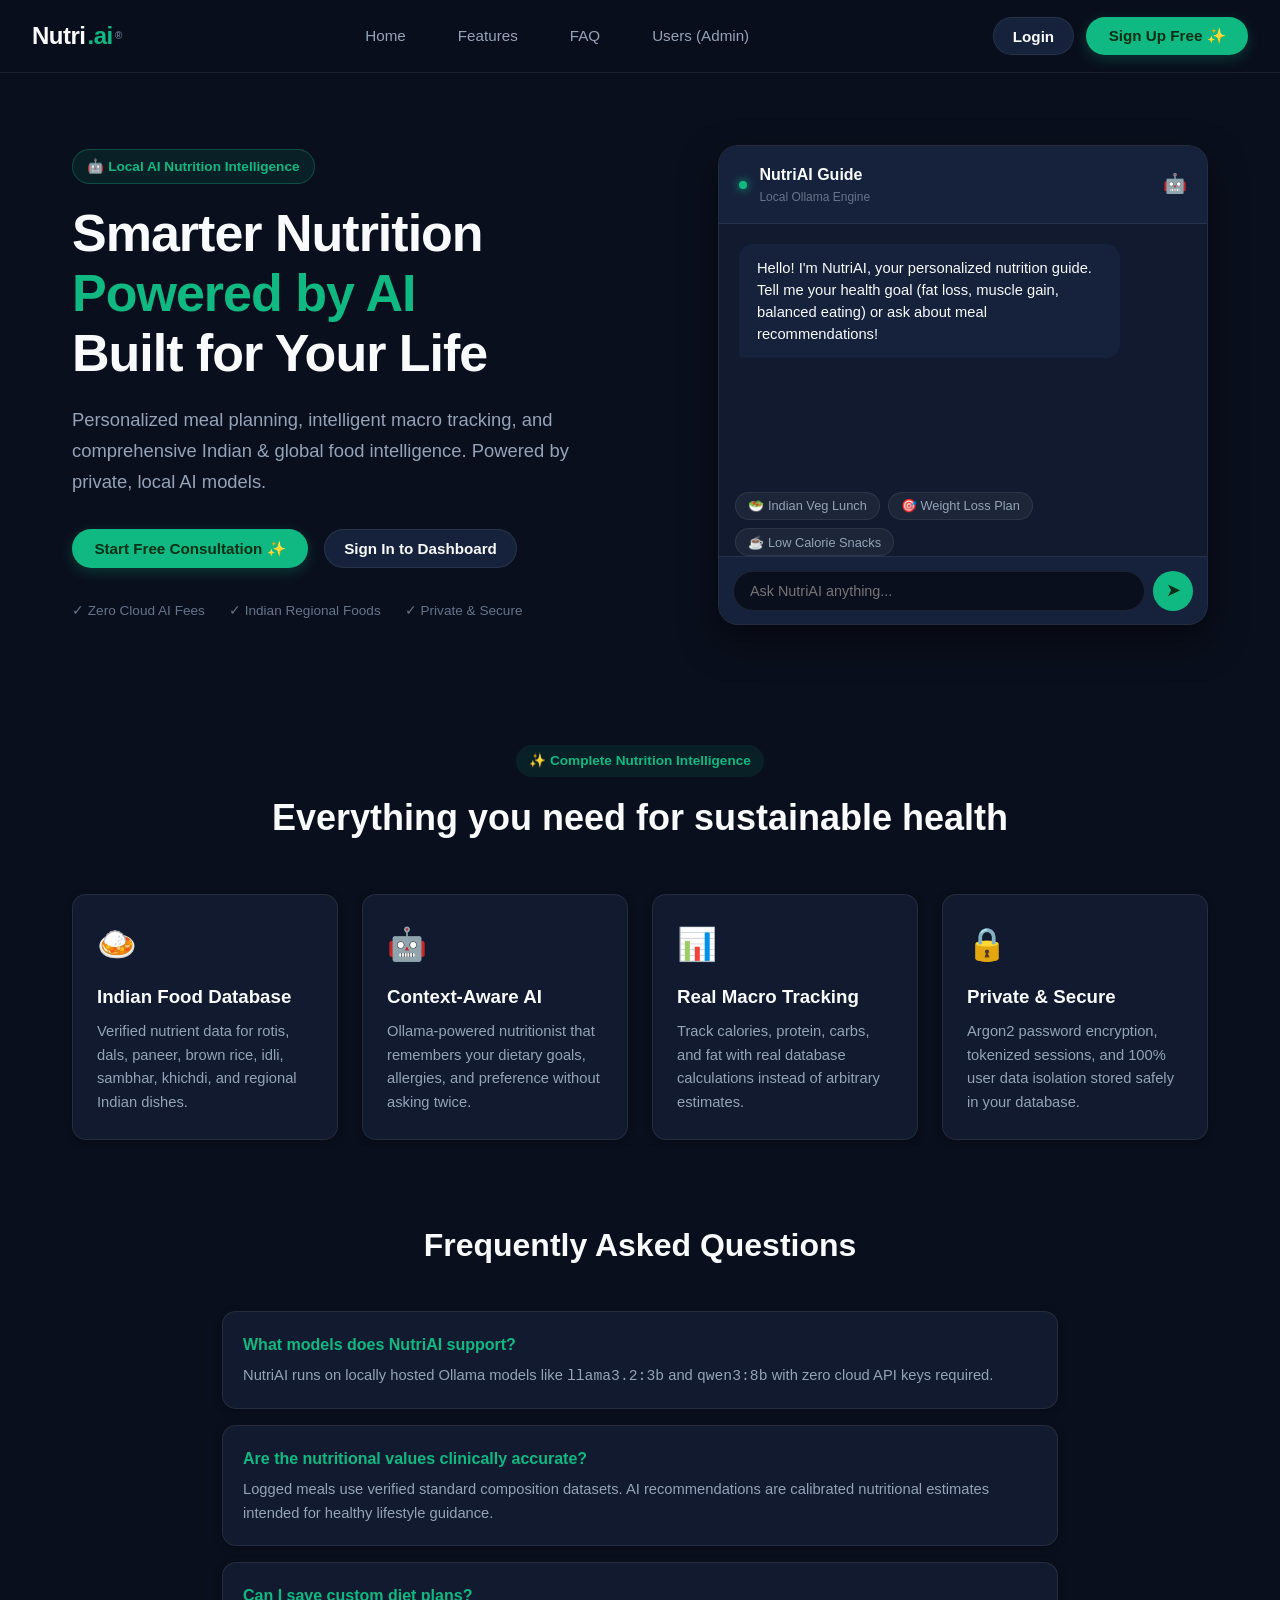
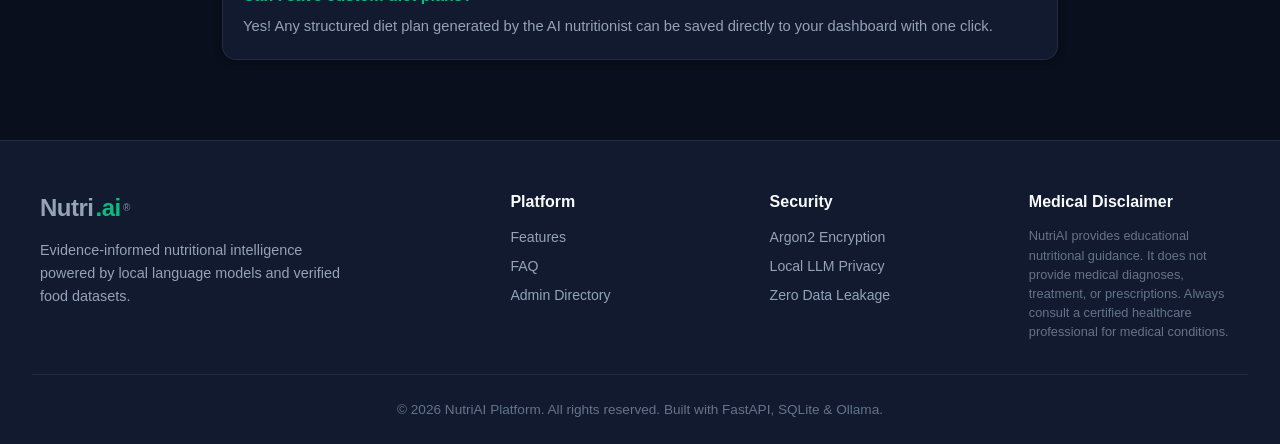
<file: index.html>
<!DOCTYPE html>
<html lang="en">
<head>
  <meta charset="UTF-8" />
  <meta name="viewport" content="width=device-width, initial-scale=1.0" />
  <title>NutriAI — Nutrition Intelligence Platform</title>
  <link rel="stylesheet" href="style.css" />
</head>
<body>

  <!-- ======================================================================
       HEADER / NAVBAR
       ====================================================================== -->
  <header class="navbar">
    <div class="logo">
      Nutri<span>.ai</span><sup>®</sup>
    </div>

    <nav class="nav-links" id="navLinks">
      <a href="#heroLanding" class="nav-item">Home</a>
      <a href="#features" class="nav-item">Features</a>
      <a href="#faq" class="nav-item">FAQ</a>
      <a href="users.html" class="nav-item" title="Admin directory">Users (Admin)</a>
    </nav>

    <div class="nav-actions">
      <!-- Guest Navigation Actions -->
      <div id="guestNavActions" style="display: flex; gap: 0.75rem;">
        <button class="btn-secondary" onclick="openAuth('login')">Login</button>
        <button class="btn-primary" onclick="openAuth('signup')">Sign Up Free ✨</button>
      </div>

      <!-- Authenticated Navigation Actions -->
      <div id="authNavActions" style="display: none; align-items: center; gap: 1rem;">
        <div class="user-badge">
          <div class="user-avatar">👤</div>
          <span>Hi, <strong id="navUserName">User</strong></span>
        </div>
        <button class="btn-secondary" onclick="handleLogout()">Logout</button>
      </div>

      <button class="menu-toggle" onclick="toggleMobileMenu()" aria-label="Toggle Navigation">☰</button>
    </div>
  </header>

  <!-- ======================================================================
       HERO & LANDING SECTION (Visible when logged out)
       ====================================================================== -->
  <main>
    <section class="hero" id="heroLanding">
      <div class="hero-left">
        <div class="tag">🤖 Local AI Nutrition Intelligence</div>
        <h1>
          Smarter Nutrition <br />
          <span>Powered by AI</span> <br />
          Built for Your Life
        </h1>
        <p class="desc">
          Personalized meal planning, intelligent macro tracking, and comprehensive Indian & global food intelligence. Powered by private, local AI models.
        </p>

        <div class="hero-buttons">
          <button class="btn-primary" onclick="openAuth('signup')">Start Free Consultation ✨</button>
          <button class="btn-secondary" onclick="openAuth('login')">Sign In to Dashboard</button>
        </div>

        <div class="hero-perks">
          <div class="hero-perk-item">✓ Zero Cloud AI Fees</div>
          <div class="hero-perk-item">✓ Indian Regional Foods</div>
          <div class="hero-perk-item">✓ Private & Secure</div>
        </div>
      </div>

      <!-- Hero Right: Interactive AI Assistant Preview -->
      <div class="hero-right">
        <div class="chat-preview-card">
          <div class="card-header-bar">
            <div class="bot-info">
              <span class="status-dot"></span>
              <div>
                <strong>NutriAI Guide</strong>
                <small style="display: block; color: var(--text-dim); font-size: 0.75rem;">Local Ollama Engine</small>
              </div>
            </div>
            <span style="font-size: 1.2rem;">🤖</span>
          </div>

          <div class="preview-chat-body" id="heroChatBody">
            <div class="chat-bubble bot">
              Hello! I'm NutriAI, your personalized nutrition guide. Tell me your health goal (fat loss, muscle gain, balanced eating) or ask about meal recommendations!
            </div>
          </div>

          <div style="padding: 0 1rem;">
            <div class="quick-prompts">
              <button onclick="quickHeroReply('High protein Indian vegetarian lunch ideas')">🥗 Indian Veg Lunch</button>
              <button onclick="quickHeroReply('Weight loss plan for a 25 year old male, 78kg')">🎯 Weight Loss Plan</button>
              <button onclick="quickHeroReply('Healthy evening snacks under 200 calories')">☕ Low Calorie Snacks</button>
            </div>
          </div>

          <div class="card-input-bar">
            <input type="text" id="heroChatInput" placeholder="Ask NutriAI anything..." />
            <button class="send-circle-btn" onclick="sendHeroMessage()" title="Send Message">➤</button>
          </div>
        </div>
      </div>
    </section>

    <!-- Marketing / Features Section -->
    <section id="features" style="max-width: 1200px; margin: 3rem auto 5rem; padding: 0 2rem;">
      <div style="text-align: center; margin-bottom: 3rem;">
        <span class="tag" style="display: inline-block; padding: 0.3rem 0.8rem; background: rgba(16,185,129,0.1); color: var(--color-primary); border-radius: 999px; font-size: 0.85rem; font-weight: 600;">✨ Complete Nutrition Intelligence</span>
        <h2 style="font-size: 2.25rem; font-weight: 800; margin-top: 0.75rem;">Everything you need for sustainable health</h2>
      </div>

      <div style="display: grid; grid-template-columns: repeat(auto-fit, minmax(260px, 1fr)); gap: 1.5rem;">
        <div class="dash-card">
          <div style="font-size: 2rem; margin-bottom: 0.75rem;">🍛</div>
          <h3 style="margin-bottom: 0.5rem;">Indian Food Database</h3>
          <p style="color: var(--text-muted); font-size: 0.92rem;">Verified nutrient data for rotis, dals, paneer, brown rice, idli, sambhar, khichdi, and regional Indian dishes.</p>
        </div>

        <div class="dash-card">
          <div style="font-size: 2rem; margin-bottom: 0.75rem;">🤖</div>
          <h3 style="margin-bottom: 0.5rem;">Context-Aware AI</h3>
          <p style="color: var(--text-muted); font-size: 0.92rem;">Ollama-powered nutritionist that remembers your dietary goals, allergies, and preference without asking twice.</p>
        </div>

        <div class="dash-card">
          <div style="font-size: 2rem; margin-bottom: 0.75rem;">📊</div>
          <h3 style="margin-bottom: 0.5rem;">Real Macro Tracking</h3>
          <p style="color: var(--text-muted); font-size: 0.92rem;">Track calories, protein, carbs, and fat with real database calculations instead of arbitrary estimates.</p>
        </div>

        <div class="dash-card">
          <div style="font-size: 2rem; margin-bottom: 0.75rem;">🔒</div>
          <h3 style="margin-bottom: 0.5rem;">Private & Secure</h3>
          <p style="color: var(--text-muted); font-size: 0.92rem;">Argon2 password encryption, tokenized sessions, and 100% user data isolation stored safely in your database.</p>
        </div>
      </div>
    </section>

    <!-- FAQ Section -->
    <section id="faq" style="max-width: 900px; margin: 0 auto 5rem; padding: 0 2rem;">
      <div style="text-align: center; margin-bottom: 2.5rem;">
        <h2 style="font-size: 2rem; font-weight: 800;">Frequently Asked Questions</h2>
      </div>

      <div style="display: flex; flex-direction: column; gap: 1rem;">
        <div class="dash-card" style="padding: 1.25rem;">
          <h4 style="color: var(--color-primary); margin-bottom: 0.4rem;">What models does NutriAI support?</h4>
          <p style="color: var(--text-muted); font-size: 0.92rem;">NutriAI runs on locally hosted Ollama models like <code>llama3.2:3b</code> and <code>qwen3:8b</code> with zero cloud API keys required.</p>
        </div>
        <div class="dash-card" style="padding: 1.25rem;">
          <h4 style="color: var(--color-primary); margin-bottom: 0.4rem;">Are the nutritional values clinically accurate?</h4>
          <p style="color: var(--text-muted); font-size: 0.92rem;">Logged meals use verified standard composition datasets. AI recommendations are calibrated nutritional estimates intended for healthy lifestyle guidance.</p>
        </div>
        <div class="dash-card" style="padding: 1.25rem;">
          <h4 style="color: var(--color-primary); margin-bottom: 0.4rem;">Can I save custom diet plans?</h4>
          <p style="color: var(--text-muted); font-size: 0.92rem;">Yes! Any structured diet plan generated by the AI nutritionist can be saved directly to your dashboard with one click.</p>
        </div>
      </div>
    </section>

    <!-- ======================================================================
         AUTHENTICATED WORKSPACE (Visible when logged in)
         ====================================================================== -->
    <div id="appWorkspace" style="display: none;">

      <!-- Workspace Navigation Tabs -->
      <nav class="workspace-nav-tabs" role="tablist">
        <button class="tab-btn active" data-tab="dashboard" onclick="switchTab('dashboard')">📊 Dashboard</button>
        <button class="tab-btn" data-tab="chat" onclick="switchTab('chat')">🤖 AI Nutritionist</button>
        <button class="tab-btn" data-tab="meals" onclick="switchTab('meals')">🥗 Meals Tracker</button>
        <button class="tab-btn" data-tab="progress" onclick="switchTab('progress')">💧 Water & Weight</button>
        <button class="tab-btn" data-tab="profile" onclick="switchTab('profile')">⚙️ Profile & Targets</button>
      </nav>

      <!-- TAB 1: DASHBOARD -->
      <section class="tab-content active" id="tab-dashboard">
        <div class="dashboard-summary-grid">
          <div class="dash-card">
            <div class="dash-card-header">
              <span class="dash-card-title">🔥 Daily Calories</span>
              <span class="dash-card-icon">⚡</span>
            </div>
            <div class="dash-card-value" id="dashCalories">0</div>
            <div class="dash-card-sub" id="dashCalorieTarget">Target: 2,000 kcal</div>
            <div class="progress-track">
              <div class="progress-fill" id="dashCalorieBar" style="width: 0%;"></div>
            </div>
          </div>

          <div class="dash-card">
            <div class="dash-card-header">
              <span class="dash-card-title">💧 Water Intake</span>
              <span class="dash-card-icon">🌊</span>
            </div>
            <div class="dash-card-value" id="dashWater">0 / 10</div>
            <div class="dash-card-sub" id="dashWaterSub">0 ml of 2500 ml target</div>
            <div class="progress-track">
              <div class="progress-fill water" id="dashWaterBar" style="width: 0%;"></div>
            </div>
          </div>

          <div class="dash-card">
            <div class="dash-card-header">
              <span class="dash-card-title">🎯 Active Goal</span>
              <span class="dash-card-icon">🏆</span>
            </div>
            <div class="dash-card-value" id="dashGoal" style="font-size: 1.75rem;">Healthy Lifestyle</div>
            <div class="dash-card-sub">Stay consistent with daily balanced meals</div>
            <button class="btn-secondary" style="padding: 0.35rem 0.8rem; font-size: 0.8rem; align-self: flex-start;" onclick="switchTab('profile')">Edit Goal</button>
          </div>

          <div class="dash-card">
            <div class="dash-card-header">
              <span class="dash-card-title">🥩 Macronutrients</span>
              <span class="dash-card-icon">🥑</span>
            </div>
            <div class="macros-bar">
              <div class="macro-pill"><span class="macro-dot p"></span> Protein: <strong id="macroProtein">0g</strong></div>
              <div class="macro-pill"><span class="macro-dot c"></span> Carbs: <strong id="macroCarbs">0g</strong></div>
              <div class="macro-pill"><span class="macro-dot f"></span> Fat: <strong id="macroFat">0g</strong></div>
            </div>
            <div class="dash-card-sub" style="margin-top: 1rem;">Calculated from logged foods</div>
          </div>
        </div>

        <div class="dashboard-split-view">
          <div class="dash-card">
            <div class="dash-card-header">
              <span class="dash-card-title">🥗 Logged Meals Summary</span>
              <button class="btn-primary" style="padding: 0.4rem 0.9rem; font-size: 0.85rem;" onclick="switchTab('meals')">+ Log a Meal</button>
            </div>
            <p style="color: var(--text-muted); font-size: 0.92rem; margin-bottom: 1rem;">View and manage your breakfast, lunch, dinner, and snack entries in the Meals Tracker tab.</p>
            <button class="btn-secondary" onclick="switchTab('meals')">Open Full Meals Tracker →</button>
          </div>

          <div class="dash-card" id="dashPlanCard">
            <!-- Populated dynamically with saved plan -->
          </div>
        </div>
      </section>

      <!-- TAB 2: AI NUTRITIONIST CHAT -->
      <section class="tab-content" id="tab-chat">
        <div class="chat-workspace-layout">
          <!-- Left Sidebar -->
          <aside class="chat-sidebar">
            <div>
              <button class="new-chat-action-btn" onclick="handleNewConversation()">+ New Consultation</button>
              <div class="conv-list-header">Your Consultations</div>
              <div class="conv-list" id="conversationsList"></div>
            </div>
            <div style="font-size: 0.8rem; color: var(--text-dim); text-align: center; border-top: 1px solid var(--border-subtle); padding-top: 0.75rem;">
              Local Ollama Nutrition Agent
            </div>
          </aside>

          <!-- Center Chat Area -->
          <div class="chat-main-area">
            <div class="chat-top-header">
              <div style="display: flex; align-items: center; gap: 0.5rem;">
                <span class="status-dot"></span>
                <strong>AI Nutritionist & Diet Guide</strong>
              </div>
              <small style="color: var(--text-dim);">Evidence-based nutritional suggestions</small>
            </div>

            <div class="chat-messages-container" id="chatMessages">
              <div class="empty-state">
                <div class="empty-state-icon">🤖</div>
                <h3>Your AI Nutritionist is Ready</h3>
                <p>Start a new consultation to get personalized meal plans and nutrition answers.</p>
              </div>
            </div>

            <div class="chat-bottom-input-bar">
              <input type="text" id="chatInput" placeholder="Ask NutriAI about food, diet plans, protein, or recipes..." />
              <button class="send-circle-btn" onclick="handleSendMessage()" title="Send Message">➤</button>
            </div>
          </div>
        </div>
      </section>

      <!-- TAB 3: MEALS TRACKER -->
      <section class="tab-content" id="tab-meals">
        <div class="tracker-date-bar">
          <div class="date-controls">
            <label for="trackerDateInput" style="font-weight: 600; color: var(--text-muted);">Tracking Date:</label>
            <input type="date" id="trackerDateInput" onchange="handleTrackerDateChange(event)" />
          </div>
          <div style="font-size: 0.95rem; color: var(--text-muted);">
            Daily Total: <strong id="trackerTotalCalories" style="color: var(--color-primary); font-size: 1.1rem;">0</strong> / <span id="trackerCalorieTarget">2000</span> kcal
            (P: <span id="trackerProtein">0g</span> | C: <span id="trackerCarbs">0g</span> | F: <span id="trackerFat">0g</span>)
          </div>
        </div>

        <!-- Add Meal Card -->
        <div class="add-meal-card">
          <h3 style="margin-bottom: 1rem; font-size: 1.1rem;">+ Add Food Entry</h3>
          
          <div style="margin-bottom: 1rem;">
            <select id="foodSelect" onchange="handleFoodSelectionChange()" style="width: 100%; padding: 0.65rem; background: var(--bg-surface-elevated); border: 1px solid var(--border-subtle); color: var(--text-main); border-radius: var(--radius-sm);">
              <option value="">-- Choose from Verified Food Dataset (Optional) --</option>
            </select>
          </div>

          <form id="addMealForm">
            <div class="form-grid-row">
              <div class="form-group">
                <label>Food Item Name</label>
                <input type="text" id="mealFoodName" placeholder="e.g. Roti, Paneer, Dal" required />
              </div>

              <div class="form-group">
                <label>Meal Category</label>
                <select id="mealCategory" required>
                  <option value="breakfast">🥣 Breakfast</option>
                  <option value="lunch">🍛 Lunch</option>
                  <option value="snack">☕ Evening Snack</option>
                  <option value="dinner">🌙 Dinner</option>
                </select>
              </div>

              <div class="form-group">
                <label>Serving</label>
                <input type="number" id="mealServing" step="0.1" value="1.0" min="0.1" required />
              </div>

              <div class="form-group">
                <label>Calories (kcal)</label>
                <input type="number" id="mealCalories" step="1" placeholder="0" min="0" required />
              </div>

              <div class="form-group">
                <label>Protein (g)</label>
                <input type="number" id="mealProtein" step="0.1" placeholder="0" min="0" />
              </div>

              <input type="hidden" id="mealCarbs" value="0" />
              <input type="hidden" id="mealFat" value="0" />

              <button type="submit" class="btn-primary" style="height: 42px;">Add Food</button>
            </div>
          </form>
        </div>

        <!-- Meal Category Breakdown Grid -->
        <div class="meals-category-grid">
          <div class="meal-cat-box">
            <div class="meal-cat-header">
              <h4>🥣 Breakfast</h4>
            </div>
            <div id="breakfastMealsList"></div>
          </div>

          <div class="meal-cat-box">
            <div class="meal-cat-header">
              <h4>🍛 Lunch</h4>
            </div>
            <div id="lunchMealsList"></div>
          </div>

          <div class="meal-cat-box">
            <div class="meal-cat-header">
              <h4>☕ Evening Snack</h4>
            </div>
            <div id="snackMealsList"></div>
          </div>

          <div class="meal-cat-box">
            <div class="meal-cat-header">
              <h4>🌙 Dinner</h4>
            </div>
            <div id="dinnerMealsList"></div>
          </div>
        </div>
      </section>

      <!-- TAB 4: WATER & WEIGHT PROGRESS -->
      <section class="tab-content" id="tab-progress">
        <div class="tracker-columns">
          <!-- Water Tracking Column -->
          <div class="water-interactive-box">
            <div style="font-size: 3rem;">💧</div>
            <h3 style="margin-bottom: -0.5rem;">Daily Water Intake</h3>
            <div style="font-size: 2.75rem; font-weight: 800; color: var(--color-accent);" id="waterProgressDisplay">0 ml</div>
            <div style="color: var(--text-muted);" id="waterGlassesDisplay">0 of 10 glasses</div>

            <div class="progress-track" style="height: 12px; width: 80%;">
              <div class="progress-fill water" id="waterProgressBar" style="width: 0%;"></div>
            </div>

            <div class="water-quick-buttons">
              <button class="btn-secondary" onclick="handleAddWater(250)">+ 250ml (1 Glass)</button>
              <button class="btn-secondary" onclick="handleAddWater(500)">+ 500ml (Bottle)</button>
              <button class="btn-secondary" style="color: var(--color-danger);" onclick="handleResetWater()">Reset Today</button>
            </div>
          </div>

          <!-- Weight Tracking Column -->
          <div class="weight-chart-container">
            <h3 style="margin-bottom: 1rem;">⚖️ Weight Tracker & Progress Chart</h3>

            <form id="addWeightForm" style="display: flex; gap: 0.75rem; margin-bottom: 1.5rem; flex-wrap: wrap;">
              <input type="number" id="weightInput" step="0.1" placeholder="Weight in kg (e.g. 72.5)" style="flex: 1; padding: 0.6rem 0.9rem; background: var(--bg-surface-elevated); border: 1px solid var(--border-subtle); color: var(--text-main); border-radius: var(--radius-sm);" required />
              <input type="text" id="weightNotes" placeholder="Notes (optional)" style="flex: 1; padding: 0.6rem 0.9rem; background: var(--bg-surface-elevated); border: 1px solid var(--border-subtle); color: var(--text-main); border-radius: var(--radius-sm);" />
              <button type="submit" class="btn-primary">Log Weight</button>
            </form>

            <!-- SVG Line Chart -->
            <svg class="svg-chart" id="weightSvgChart"></svg>

            <!-- Historical Table -->
            <h4 style="margin: 1.5rem 0 0.75rem; font-size: 0.95rem;">Recent Weight Entries</h4>
            <div style="max-height: 180px; overflow-y: auto;">
              <table style="width: 100%; border-collapse: collapse; font-size: 0.88rem;">
                <thead>
                  <tr style="text-align: left; color: var(--text-dim); border-bottom: 1px solid var(--border-subtle);">
                    <th style="padding: 0.5rem 0;">Date</th>
                    <th style="padding: 0.5rem 0;">Weight</th>
                    <th style="padding: 0.5rem 0;">Notes</th>
                  </tr>
                </thead>
                <tbody id="weightHistoryBody"></tbody>
              </table>
            </div>
          </div>
        </div>
      </section>

      <!-- TAB 5: PROFILE & GOALS -->
      <section class="tab-content" id="tab-profile">
        <div class="dash-card" style="max-width: 700px; margin: 0 auto;">
          <h3 style="margin-bottom: 0.5rem;">⚙️ Your Profile & Nutritional Goals</h3>
          <p style="color: var(--text-muted); font-size: 0.92rem; margin-bottom: 1.5rem;">These parameters are directly injected into your AI nutritionist prompt and calibrate your dashboard targets.</p>

          <form id="profileForm" style="display: flex; flex-direction: column; gap: 1.25rem;">
            <div style="display: grid; grid-template-columns: 1fr 1fr; gap: 1rem;">
              <div class="form-group">
                <label>Age (years)</label>
                <input type="number" id="profAge" min="10" max="120" required />
              </div>
              <div class="form-group">
                <label>Gender</label>
                <select id="profGender">
                  <option value="male">Male</option>
                  <option value="female">Female</option>
                  <option value="other">Other</option>
                </select>
              </div>
            </div>

            <div style="display: grid; grid-template-columns: 1fr 1fr; gap: 1rem;">
              <div class="form-group">
                <label>Height (cm)</label>
                <input type="number" id="profHeight" step="0.5" required />
              </div>
              <div class="form-group">
                <label>Current Weight (kg)</label>
                <input type="number" id="profWeight" step="0.5" required />
              </div>
            </div>

            <div style="display: grid; grid-template-columns: 1fr 1fr; gap: 1rem;">
              <div class="form-group">
                <label>Activity Level</label>
                <select id="profActivity">
                  <option value="sedentary">Sedentary (Desk Job, Little Exercise)</option>
                  <option value="lightly_active">Lightly Active (1-3 workout days/wk)</option>
                  <option value="moderate">Moderately Active (3-5 workout days/wk)</option>
                  <option value="very_active">Very Active (6-7 intense workout days/wk)</option>
                </select>
              </div>
              <div class="form-group">
                <label>Primary Goal</label>
                <select id="profGoal">
                  <option value="fat_loss">Fat Loss</option>
                  <option value="muscle_gain">Muscle Gain / Hypertrophy</option>
                  <option value="healthy_lifestyle">Healthy Lifestyle Maintenance</option>
                  <option value="athletic_performance">Athletic Performance</option>
                </select>
              </div>
            </div>

            <div style="display: grid; grid-template-columns: 1fr 1fr; gap: 1rem;">
              <div class="form-group">
                <label>Dietary Preference</label>
                <select id="profDiet">
                  <option value="vegetarian">Indian Vegetarian</option>
                  <option value="eggetarian">Eggetarian</option>
                  <option value="non_vegetarian">Non-Vegetarian</option>
                  <option value="vegan">Vegan</option>
                  <option value="jain">Jain Vegetarian</option>
                </select>
              </div>
              <div class="form-group">
                <label>Allergies / Dislikes</label>
                <input type="text" id="profAllergies" placeholder="e.g. Peanuts, Dairy, Gluten" />
              </div>
            </div>

            <div style="display: grid; grid-template-columns: 1fr 1fr; gap: 1rem;">
              <div class="form-group">
                <label>Daily Calorie Target (kcal)</label>
                <input type="number" id="profCalories" step="50" min="800" max="6000" required />
              </div>
              <div class="form-group">
                <label>Daily Water Target (ml)</label>
                <input type="number" id="profWater" step="100" min="500" max="10000" required />
              </div>
            </div>

            <button type="submit" class="btn-primary" style="align-self: flex-start; margin-top: 0.5rem;">Save Changes</button>
          </form>
        </div>
      </section>

    </div>
  </main>

  <!-- ======================================================================
       AUTHENTICATION MODAL OVERLAY
       ====================================================================== -->
  <div class="auth-overlay" id="authOverlay">
    <div class="auth-card">
      <button class="auth-close-btn" onclick="closeAuth()" aria-label="Close Auth Modal">×</button>

      <div class="auth-tabs-toggle">
        <button class="auth-tab-btn active" id="loginTabBtn" onclick="showLogin()">Login</button>
        <button class="auth-tab-btn" id="signupTabBtn" onclick="showSignup()">Sign Up</button>
      </div>

      <div class="auth-error-banner" id="authErrorBanner"></div>

      <!-- Login Form -->
      <form class="auth-form" id="loginForm">
        <h2 style="font-size: 1.4rem;">Welcome Back</h2>
        <p style="color: var(--text-muted); font-size: 0.9rem;">Sign in to access your consultations and health dashboard.</p>
        
        <div class="form-group">
          <label for="loginEmail">Email Address</label>
          <input type="email" id="loginEmail" placeholder="you@example.com" required autocomplete="email" />
        </div>

        <div class="form-group">
          <label for="loginPassword">Password</label>
          <input type="password" id="loginPassword" placeholder="Your password" required autocomplete="current-password" />
        </div>

        <button type="submit" class="btn-primary" style="width: 100%; justify-content: center; margin-top: 0.5rem;">Login</button>
        <small style="color: var(--text-muted); text-align: center;">Don't have an account? <a href="javascript:void(0)" onclick="showSignup()" style="color: var(--color-primary); font-weight: 600;">Sign up</a></small>
      </form>

      <!-- Signup Form -->
      <form class="auth-form hidden" id="signupForm">
        <h2 style="font-size: 1.4rem;">Create Account</h2>
        <p style="color: var(--text-muted); font-size: 0.9rem;">Start your private AI nutrition journey with NutriAI.</p>

        <div class="form-group">
          <label for="signupName">Full Name</label>
          <input type="text" id="signupName" placeholder="Your Name" required autocomplete="name" />
        </div>

        <div class="form-group">
          <label for="signupEmail">Email Address</label>
          <input type="email" id="signupEmail" placeholder="you@example.com" required autocomplete="email" />
        </div>

        <div class="form-group">
          <label for="signupPassword">Create Password</label>
          <input type="password" id="signupPassword" placeholder="Minimum 8 characters (letters & numbers)" required autocomplete="new-password" />
        </div>

        <button type="submit" class="btn-primary" style="width: 100%; justify-content: center; margin-top: 0.5rem;">Create Account</button>
        <small style="color: var(--text-muted); text-align: center;">Already have an account? <a href="javascript:void(0)" onclick="showLogin()" style="color: var(--color-primary); font-weight: 600;">Login</a></small>
      </form>
    </div>
  </div>

  <!-- ======================================================================
       FOOTER
       ====================================================================== -->
  <footer class="footer">
    <div class="footer-inner">
      <div>
        <div class="logo" style="margin-bottom: 0.75rem;">Nutri<span>.ai</span><sup>®</sup></div>
        <p style="font-size: 0.9rem; line-height: 1.6; max-width: 320px;">
          Evidence-informed nutritional intelligence powered by local language models and verified food datasets.
        </p>
      </div>

      <div>
        <h4 style="color: var(--text-main); margin-bottom: 0.75rem;">Platform</h4>
        <div style="display: flex; flex-direction: column; gap: 0.4rem; font-size: 0.88rem;">
          <a href="#features">Features</a>
          <a href="#faq">FAQ</a>
          <a href="users.html">Admin Directory</a>
        </div>
      </div>

      <div>
        <h4 style="color: var(--text-main); margin-bottom: 0.75rem;">Security</h4>
        <div style="display: flex; flex-direction: column; gap: 0.4rem; font-size: 0.88rem;">
          <span>Argon2 Encryption</span>
          <span>Local LLM Privacy</span>
          <span>Zero Data Leakage</span>
        </div>
      </div>

      <div>
        <h4 style="color: var(--text-main); margin-bottom: 0.75rem;">Medical Disclaimer</h4>
        <p style="font-size: 0.8rem; line-height: 1.5; color: var(--text-dim);">
          NutriAI provides educational nutritional guidance. It does not provide medical diagnoses, treatment, or prescriptions. Always consult a certified healthcare professional for medical conditions.
        </p>
      </div>
    </div>

    <div class="footer-bottom">
      © 2026 NutriAI Platform. All rights reserved. Built with FastAPI, SQLite & Ollama.
    </div>
  </footer>

  <script src="script.js"></script>
</body>
</html>
</file>
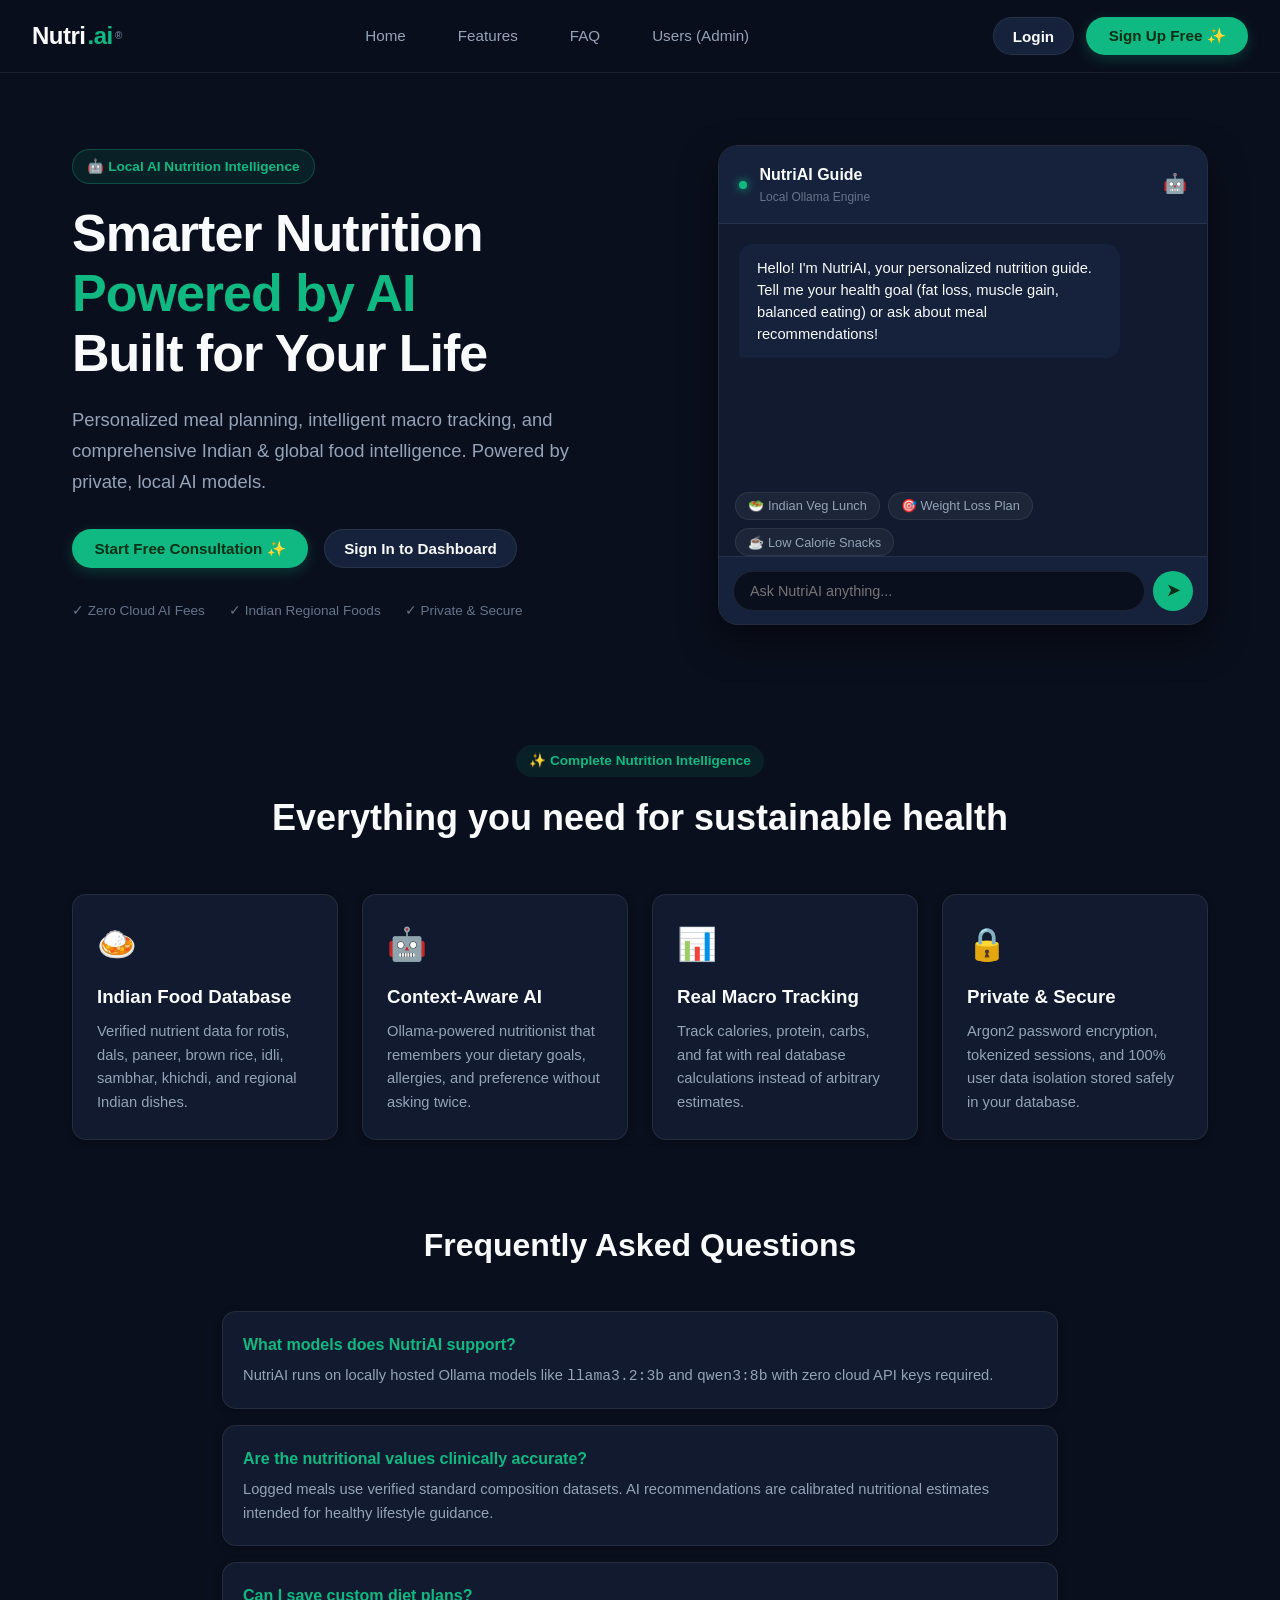
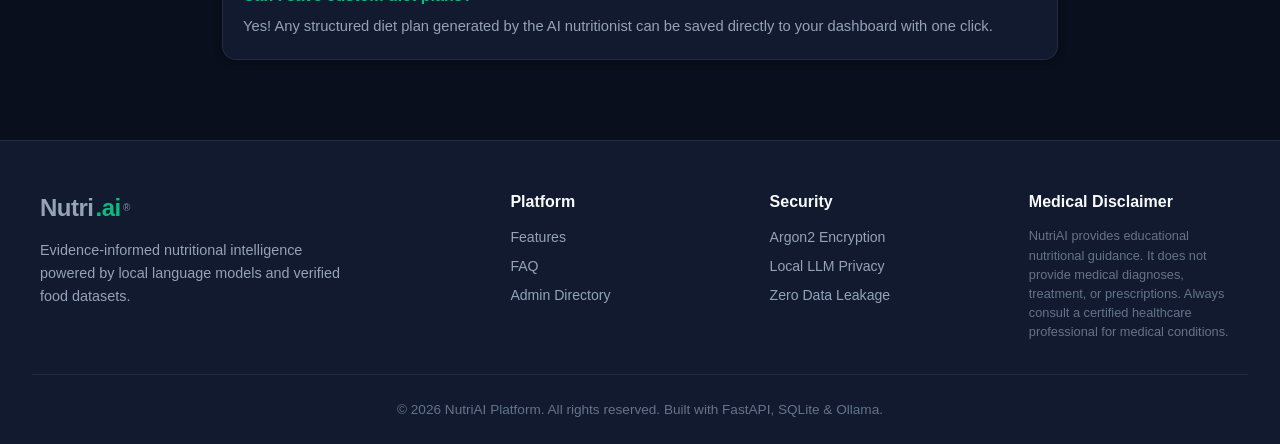
<file: chat.html>
<!DOCTYPE html>
<html lang="en">
<head>
  <meta charset="UTF-8" />
  <meta http-equiv="refresh" content="0; url=index.html#chat" />
  <title>NutriAI — AI Nutritionist</title>
</head>
<body style="background: #0a0f1d; color: white; display: flex; align-items: center; justify-content: center; height: 100vh; font-family: sans-serif;">
  <p>Loading NutriAI Assistant... <a href="index.html#chat" style="color: #10b981; font-weight: 600;">Click here if not redirected</a>.</p>
  <script>
    window.location.replace("index.html#chat");
  </script>
</body>
</html>
</file>
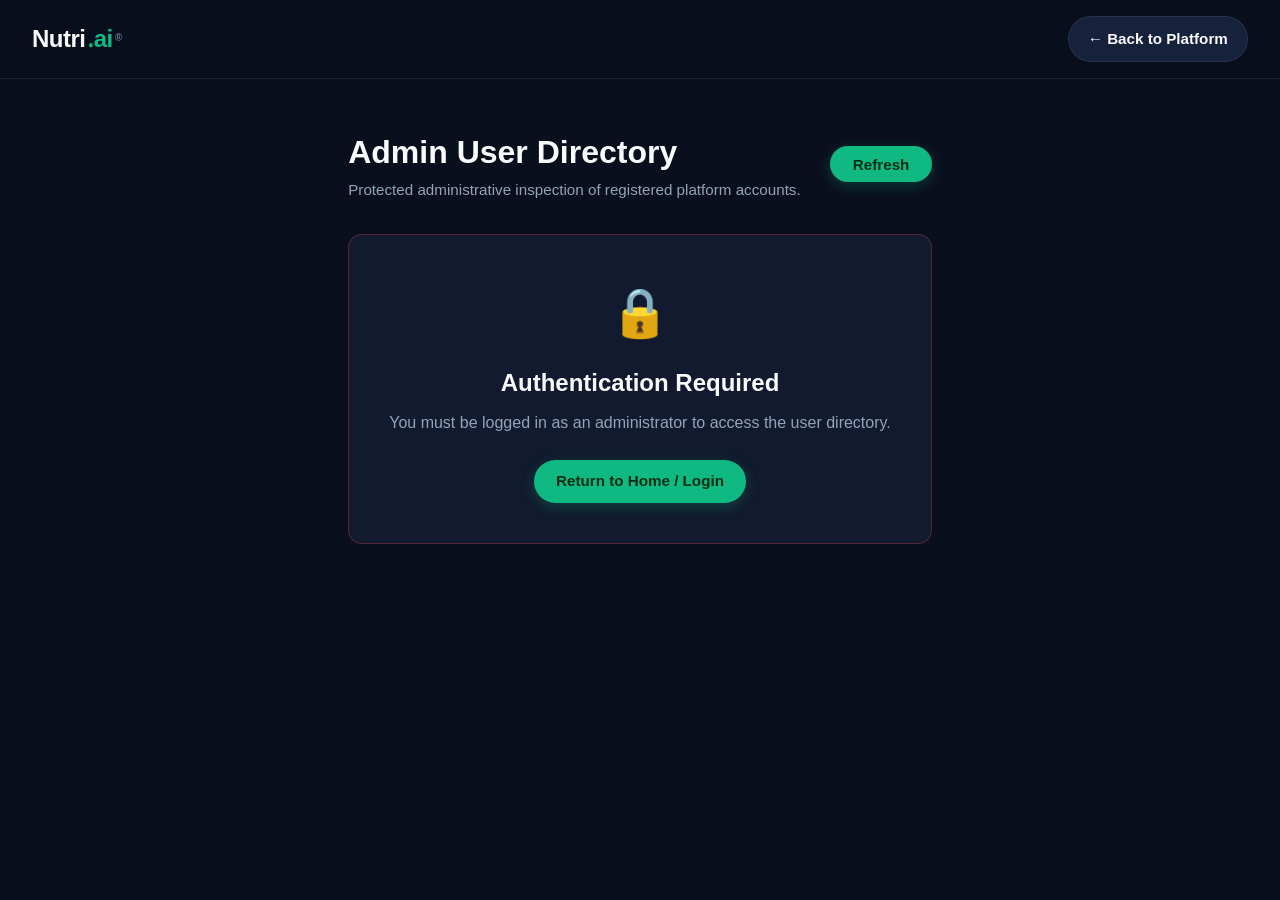
<file: users.html>
<!DOCTYPE html>
<html lang="en">
<head>
  <meta charset="UTF-8" />
  <meta name="viewport" content="width=device-width, initial-scale=1.0" />
  <title>NutriAI — User Management (Admin Only)</title>
  <link rel="stylesheet" href="style.css" />
  <style>
    .admin-container {
      max-width: 1000px;
      margin: 3rem auto;
      padding: 0 1.5rem;
    }
    .admin-header {
      display: flex;
      justify-content: space-between;
      align-items: center;
      margin-bottom: 2rem;
      flex-wrap: wrap;
      gap: 1rem;
    }
    .users-table {
      width: 100%;
      border-collapse: collapse;
      margin-top: 1.5rem;
      background: var(--bg-surface);
      border: 1px solid var(--border-subtle);
      border-radius: var(--radius-md);
      overflow: hidden;
    }
    .users-table th, .users-table td {
      padding: 1rem;
      border-bottom: 1px solid var(--border-subtle);
      text-align: left;
    }
    .users-table th {
      background: var(--bg-surface-elevated);
      color: var(--text-muted);
      font-weight: 700;
      font-size: 0.85rem;
      text-transform: uppercase;
      letter-spacing: 0.5px;
    }
    .users-table tbody tr:hover {
      background: rgba(255, 255, 255, 0.02);
    }
    .role-tag {
      display: inline-block;
      padding: 0.25rem 0.65rem;
      border-radius: var(--radius-full);
      font-size: 0.8rem;
      font-weight: 600;
      text-transform: uppercase;
    }
    .role-admin {
      background: rgba(16, 185, 129, 0.15);
      color: var(--color-primary);
      border: 1px solid rgba(16, 185, 129, 0.3);
    }
    .role-user {
      background: rgba(255, 255, 255, 0.05);
      color: var(--text-muted);
      border: 1px solid var(--border-subtle);
    }
    .error-card {
      background: var(--bg-surface);
      border: 1px solid rgba(239, 68, 68, 0.3);
      border-radius: var(--radius-md);
      padding: 2.5rem;
      text-align: center;
      margin-top: 2rem;
    }
  </style>
</head>
<body>

  <header class="navbar">
    <div class="logo">Nutri<span>.ai</span><sup>®</sup></div>
    <div class="nav-actions">
      <a href="index.html" class="btn-secondary">← Back to Platform</a>
    </div>
  </header>

  <main class="admin-container">
    <div class="admin-header">
      <div>
        <h1 style="font-size: 2rem; font-weight: 800;">Admin User Directory</h1>
        <p style="color: var(--text-muted); font-size: 0.95rem;">Protected administrative inspection of registered platform accounts.</p>
      </div>
      <button class="btn-primary" id="refreshBtn" onclick="loadAdminUsers()">Refresh</button>
    </div>

    <div id="statusContainer"></div>

    <div id="tableWrapper" style="display: none;">
      <table class="users-table" id="usersTable">
        <thead>
          <tr>
            <th>ID</th>
            <th>Full Name</th>
            <th>Email</th>
            <th>Role</th>
            <th>Created</th>
          </tr>
        </thead>
        <tbody id="usersTbody"></tbody>
      </table>
    </div>
  </main>

  <script>
    const API_BASE = window.location.origin;

    async function loadAdminUsers() {
      const statusContainer = document.getElementById("statusContainer");
      const tableWrapper = document.getElementById("tableWrapper");
      const tbody = document.getElementById("usersTbody");
      const token = localStorage.getItem("nutri_token");

      if (!token) {
        tableWrapper.style.display = "none";
        statusContainer.innerHTML = `
          <div class="error-card">
            <div style="font-size: 3rem; margin-bottom: 0.75rem;">🔒</div>
            <h2 style="margin-bottom: 0.5rem;">Authentication Required</h2>
            <p style="color: var(--text-muted); margin-bottom: 1.5rem;">You must be logged in as an administrator to access the user directory.</p>
            <a href="index.html" class="btn-primary">Return to Home / Login</a>
          </div>
        `;
        return;
      }

      statusContainer.innerHTML = '<p style="color: var(--text-muted);">Verifying administrative privileges...</p>';

      try {
        const res = await fetch(`${API_BASE}/api/admin/users`, {
          headers: {
            "Authorization": `Bearer ${token}`
          }
        });

        if (res.status === 403) {
          tableWrapper.style.display = "none";
          statusContainer.innerHTML = `
            <div class="error-card">
              <div style="font-size: 3rem; margin-bottom: 0.75rem;">⛔</div>
              <h2 style="margin-bottom: 0.5rem;">Access Denied (403 Forbidden)</h2>
              <p style="color: var(--text-muted); margin-bottom: 1.5rem;">Your account does not possess administrator privileges.</p>
              <a href="index.html" class="btn-secondary">Return to Home</a>
            </div>
          `;
          return;
        }

        if (!res.ok) {
          throw new Error(`Server returned HTTP ${res.status}`);
        }

        const data = await res.json();
        statusContainer.innerHTML = `<p style="color: var(--color-primary); font-size: 0.9rem;">✓ Verified admin session: ${data.total} registered account(s) loaded.</p>`;
        tableWrapper.style.display = "block";
        tbody.innerHTML = "";

        // Safe DOM rendering to prevent any HTML injection
        data.users.forEach(user => {
          const tr = document.createElement("tr");

          const tdId = document.createElement("td");
          tdId.textContent = user.id;

          const tdName = document.createElement("td");
          tdName.textContent = user.name || "N/A";
          tdName.style.fontWeight = "600";

          const tdEmail = document.createElement("td");
          tdEmail.textContent = user.email || "";

          const tdRole = document.createElement("td");
          const roleSpan = document.createElement("span");
          roleSpan.className = `role-tag ${user.role === "admin" ? "role-admin" : "role-user"}`;
          roleSpan.textContent = user.role || "user";
          tdRole.appendChild(roleSpan);

          const tdDate = document.createElement("td");
          tdDate.textContent = user.created_at ? user.created_at.slice(0, 10) : "-";
          tdDate.style.color = "var(--text-dim)";

          tr.appendChild(tdId);
          tr.appendChild(tdName);
          tr.appendChild(tdEmail);
          tr.appendChild(tdRole);
          tr.appendChild(tdDate);

          tbody.appendChild(tr);
        });

      } catch (err) {
        tableWrapper.style.display = "none";
        statusContainer.innerHTML = `
          <div class="error-card">
            <h3>Error Loading Users</h3>
            <p style="color: var(--text-muted); margin-top: 0.5rem;">${err.message}</p>
          </div>
        `;
      }
    }

    document.addEventListener("DOMContentLoaded", loadAdminUsers);
  </script>
</body>
</html>
</file>
<file: style.css>
/* ==========================================================================
   NutriAI Design System - Modern, Accessible & Cohesive
   ========================================================================== */

:root {
  --bg-main: #0a0f1d;
  --bg-surface: #111a2e;
  --bg-surface-elevated: #16223b;
  --bg-surface-hover: #1d2c4b;
  --border-subtle: rgba(255, 255, 255, 0.08);
  --border-focus: #10b981;

  --color-primary: #10b981;
  --color-primary-hover: #059669;
  --color-primary-glow: rgba(16, 185, 129, 0.25);
  --color-accent: #3b82f6;
  --color-accent-glow: rgba(59, 130, 246, 0.2);
  --color-danger: #ef4444;
  --color-warning: #f59e0b;

  --text-main: #f8fafc;
  --text-muted: #94a3b8;
  --text-dim: #64748b;

  --radius-sm: 8px;
  --radius-md: 14px;
  --radius-lg: 20px;
  --radius-full: 9999px;

  --shadow-sm: 0 2px 8px rgba(0, 0, 0, 0.3);
  --shadow-md: 0 8px 24px rgba(0, 0, 0, 0.4);
  --shadow-lg: 0 16px 36px rgba(0, 0, 0, 0.5);

  --font-family: -apple-system, BlinkMacSystemFont, "Segoe UI", Roboto, "Helvetica Neue", Arial, sans-serif;
  --transition: all 0.2s cubic-bezier(0.16, 1, 0.3, 1);
}

* {
  box-sizing: border-box;
  margin: 0;
  padding: 0;
}

body {
  font-family: var(--font-family);
  background-color: var(--bg-main);
  color: var(--text-main);
  line-height: 1.6;
  min-height: 100vh;
  display: flex;
  flex-direction: column;
  -webkit-font-smoothing: antialiased;
}

a {
  color: inherit;
  text-decoration: none;
}

button, input, select, textarea {
  font-family: inherit;
}

/* ==========================================================================
   Header & Navigation
   ========================================================================== */

.navbar {
  display: flex;
  align-items: center;
  justify-content: space-between;
  padding: 1rem 2rem;
  background: rgba(10, 15, 29, 0.85);
  backdrop-filter: blur(12px);
  border-bottom: 1px solid var(--border-subtle);
  position: sticky;
  top: 0;
  z-index: 100;
}

.logo {
  font-size: 1.5rem;
  font-weight: 800;
  letter-spacing: -0.5px;
  display: flex;
  align-items: center;
  gap: 2px;
}

.logo span {
  color: var(--color-primary);
}

.logo sup {
  font-size: 0.65rem;
  color: var(--text-dim);
}

.nav-links {
  display: flex;
  align-items: center;
  gap: 1.75rem;
}

.nav-links a, .nav-btn {
  color: var(--text-muted);
  font-size: 0.95rem;
  font-weight: 500;
  transition: var(--transition);
  cursor: pointer;
  background: none;
  border: none;
  padding: 0.5rem 0.75rem;
  border-radius: var(--radius-sm);
}

.nav-links a:hover, .nav-btn:hover, .nav-links a.active, .nav-btn.active {
  color: var(--text-main);
  background: var(--bg-surface);
}

.nav-actions {
  display: flex;
  align-items: center;
  gap: 1rem;
}

.btn-primary {
  background: var(--color-primary);
  color: #052e16;
  font-weight: 700;
  font-size: 0.95rem;
  padding: 0.6rem 1.4rem;
  border-radius: var(--radius-full);
  border: none;
  cursor: pointer;
  transition: var(--transition);
  box-shadow: 0 4px 14px var(--color-primary-glow);
  display: inline-flex;
  align-items: center;
  gap: 0.5rem;
}

.btn-primary:hover {
  background: var(--color-primary-hover);
  color: white;
  transform: translateY(-1px);
}

.btn-secondary {
  background: var(--bg-surface-elevated);
  color: var(--text-main);
  font-weight: 600;
  font-size: 0.95rem;
  padding: 0.6rem 1.2rem;
  border-radius: var(--radius-full);
  border: 1px solid var(--border-subtle);
  cursor: pointer;
  transition: var(--transition);
}

.btn-secondary:hover {
  background: var(--bg-surface-hover);
  border-color: var(--text-dim);
}

.user-badge {
  display: flex;
  align-items: center;
  gap: 0.6rem;
  padding: 0.4rem 0.8rem;
  background: var(--bg-surface);
  border: 1px solid var(--border-subtle);
  border-radius: var(--radius-full);
  font-size: 0.9rem;
}

.user-avatar {
  width: 28px;
  height: 28px;
  border-radius: 50%;
  background: var(--color-primary);
  color: #052e16;
  font-weight: 700;
  display: flex;
  align-items: center;
  justify-content: center;
  font-size: 0.85rem;
}

.menu-toggle {
  display: none;
  background: none;
  border: none;
  color: var(--text-main);
  font-size: 1.5rem;
  cursor: pointer;
}

/* ==========================================================================
   Hero Section (Landing View)
   ========================================================================== */

.hero {
  display: grid;
  grid-template-columns: 1.1fr 0.9fr;
  gap: 3rem;
  padding: 4.5rem 2rem;
  max-width: 1200px;
  margin: 0 auto;
  align-items: center;
}

.hero-left .tag {
  display: inline-flex;
  align-items: center;
  gap: 0.5rem;
  padding: 0.35rem 0.9rem;
  background: rgba(16, 185, 129, 0.1);
  color: var(--color-primary);
  border: 1px solid rgba(16, 185, 129, 0.3);
  border-radius: var(--radius-full);
  font-size: 0.85rem;
  font-weight: 600;
  margin-bottom: 1.25rem;
}

.hero-left h1 {
  font-size: 3.25rem;
  font-weight: 900;
  line-height: 1.15;
  letter-spacing: -1px;
  margin-bottom: 1.25rem;
}

.hero-left h1 span {
  color: var(--color-primary);
}

.hero-left .desc {
  font-size: 1.15rem;
  color: var(--text-muted);
  line-height: 1.7;
  margin-bottom: 2rem;
  max-width: 540px;
}

.hero-buttons {
  display: flex;
  gap: 1rem;
  margin-bottom: 2rem;
}

.hero-perks {
  display: flex;
  gap: 1.5rem;
  color: var(--text-dim);
  font-size: 0.85rem;
}

.hero-perk-item {
  display: flex;
  align-items: center;
  gap: 0.4rem;
}

/* Hero Right Chat Preview Card */
.chat-preview-card {
  background: var(--bg-surface);
  border: 1px solid var(--border-subtle);
  border-radius: var(--radius-lg);
  box-shadow: var(--shadow-lg);
  overflow: hidden;
  display: flex;
  flex-direction: column;
  height: 480px;
}

.card-header-bar {
  display: flex;
  align-items: center;
  justify-content: space-between;
  padding: 1rem 1.25rem;
  background: var(--bg-surface-elevated);
  border-bottom: 1px solid var(--border-subtle);
}

.bot-info {
  display: flex;
  align-items: center;
  gap: 0.75rem;
}

.status-dot {
  width: 8px;
  height: 8px;
  border-radius: 50%;
  background: var(--color-primary);
  box-shadow: 0 0 8px var(--color-primary);
}

.preview-chat-body {
  flex: 1;
  padding: 1.25rem;
  overflow-y: auto;
  display: flex;
  flex-direction: column;
  gap: 0.9rem;
}

.chat-bubble {
  max-width: 85%;
  padding: 0.8rem 1.1rem;
  border-radius: var(--radius-md);
  font-size: 0.92rem;
  line-height: 1.5;
  word-break: break-word;
}

.chat-bubble.bot {
  background: var(--bg-surface-elevated);
  color: var(--text-main);
  align-self: flex-start;
  border-bottom-left-radius: 4px;
}

.chat-bubble.user {
  background: var(--color-primary);
  color: #052e16;
  font-weight: 500;
  align-self: flex-end;
  border-bottom-right-radius: 4px;
}

.quick-prompts {
  display: flex;
  gap: 0.5rem;
  flex-wrap: wrap;
  margin-top: 0.5rem;
}

.quick-prompts button {
  background: rgba(255, 255, 255, 0.05);
  border: 1px solid var(--border-subtle);
  color: var(--text-muted);
  padding: 0.35rem 0.75rem;
  border-radius: var(--radius-full);
  font-size: 0.8rem;
  cursor: pointer;
  transition: var(--transition);
}

.quick-prompts button:hover {
  background: rgba(16, 185, 129, 0.15);
  color: var(--color-primary);
  border-color: rgba(16, 185, 129, 0.4);
}

.card-input-bar {
  display: flex;
  padding: 0.85rem;
  background: var(--bg-surface-elevated);
  border-top: 1px solid var(--border-subtle);
  gap: 0.5rem;
}

.card-input-bar input {
  flex: 1;
  background: var(--bg-main);
  border: 1px solid var(--border-subtle);
  border-radius: var(--radius-full);
  color: var(--text-main);
  padding: 0.6rem 1rem;
  font-size: 0.9rem;
  outline: none;
}

.card-input-bar input:focus {
  border-color: var(--color-primary);
}

.send-circle-btn {
  width: 40px;
  height: 40px;
  border-radius: 50%;
  background: var(--color-primary);
  color: #052e16;
  border: none;
  cursor: pointer;
  display: flex;
  align-items: center;
  justify-content: center;
  font-size: 1.1rem;
  transition: var(--transition);
}

.send-circle-btn:hover {
  transform: scale(1.05);
  background: var(--color-primary-hover);
  color: white;
}

/* ==========================================================================
   Authenticated Workspace & Tabs
   ========================================================================== */

#appWorkspace {
  flex: 1;
  display: flex;
  flex-direction: column;
  max-width: 1400px;
  width: 100%;
  margin: 0 auto;
  padding: 1rem 1.5rem 1.5rem;
}

.workspace-nav-tabs {
  display: flex;
  gap: 0.5rem;
  background: var(--bg-surface);
  padding: 0.4rem;
  border-radius: var(--radius-full);
  border: 1px solid var(--border-subtle);
  margin-bottom: 1rem;
  overflow-x: auto;
}

.tab-btn {
  background: none;
  border: none;
  color: var(--text-muted);
  font-weight: 600;
  font-size: 0.92rem;
  padding: 0.65rem 1.4rem;
  border-radius: var(--radius-full);
  cursor: pointer;
  transition: var(--transition);
  display: inline-flex;
  align-items: center;
  gap: 0.5rem;
  white-space: nowrap;
}

.tab-btn:hover {
  color: var(--text-main);
  background: rgba(255, 255, 255, 0.04);
}

.tab-btn.active {
  background: var(--color-primary);
  color: #052e16;
  box-shadow: 0 2px 10px var(--color-primary-glow);
}

.tab-content {
  display: none;
}

.tab-content.active {
  display: block;
}

/* ==========================================================================
   Tab 1: Nutrition Dashboard
   ========================================================================== */

.dashboard-summary-grid {
  display: grid;
  grid-template-columns: repeat(auto-fit, minmax(260px, 1fr));
  gap: 1.5rem;
  margin-bottom: 2rem;
}

.dash-card {
  background: var(--bg-surface);
  border: 1px solid var(--border-subtle);
  border-radius: var(--radius-md);
  padding: 1.5rem;
  box-shadow: var(--shadow-sm);
  display: flex;
  flex-direction: column;
  justify-content: space-between;
}

.dash-card-header {
  display: flex;
  align-items: center;
  justify-content: space-between;
  margin-bottom: 0.75rem;
}

.dash-card-title {
  color: var(--text-muted);
  font-size: 0.9rem;
  font-weight: 600;
  text-transform: uppercase;
  letter-spacing: 0.5px;
}

.dash-card-icon {
  font-size: 1.3rem;
}

.dash-card-value {
  font-size: 2.25rem;
  font-weight: 800;
  line-height: 1.1;
  margin-bottom: 0.4rem;
}

.dash-card-sub {
  color: var(--text-dim);
  font-size: 0.85rem;
  margin-bottom: 0.75rem;
}

.progress-track {
  width: 100%;
  height: 8px;
  background: rgba(255, 255, 255, 0.08);
  border-radius: var(--radius-full);
  overflow: hidden;
}

.progress-fill {
  height: 100%;
  background: var(--color-primary);
  border-radius: var(--radius-full);
  transition: width 0.4s ease;
}

.progress-fill.water {
  background: var(--color-accent);
}

.macros-bar {
  display: flex;
  gap: 1rem;
  margin-top: 0.5rem;
  font-size: 0.85rem;
}

.macro-pill {
  display: flex;
  align-items: center;
  gap: 0.35rem;
}

.macro-dot {
  width: 8px;
  height: 8px;
  border-radius: 50%;
}

.macro-dot.p { background: #10b981; }
.macro-dot.c { background: #3b82f6; }
.macro-dot.f { background: #f59e0b; }

.dashboard-split-view {
  display: grid;
  grid-template-columns: 1.2fr 0.8fr;
  gap: 1.5rem;
}

/* ==========================================================================
   Tab 2: AI Nutritionist (ChatGPT / Claude Layout)
   ========================================================================== */

.chat-workspace-layout {
  display: grid;
  grid-template-columns: 280px 1fr;
  height: calc(100vh - 170px);
  min-height: 480px;
  max-height: 850px;
  background: var(--bg-surface);
  border: 1px solid var(--border-subtle);
  border-radius: var(--radius-lg);
  overflow: hidden;
  box-shadow: var(--shadow-lg);
}

.chat-sidebar {
  background: var(--bg-surface-elevated);
  border-right: 1px solid var(--border-subtle);
  padding: 1.25rem;
  display: flex;
  flex-direction: column;
  justify-content: space-between;
  height: 100%;
  min-height: 0;
  overflow: hidden;
}

.new-chat-action-btn {
  width: 100%;
  padding: 0.8rem;
  background: var(--color-primary);
  color: #052e16;
  font-weight: 700;
  font-size: 0.95rem;
  border: none;
  border-radius: var(--radius-md);
  cursor: pointer;
  display: flex;
  align-items: center;
  justify-content: center;
  gap: 0.5rem;
  transition: var(--transition);
  margin-bottom: 1.25rem;
}

.new-chat-action-btn:hover {
  background: var(--color-primary-hover);
  color: white;
}

.conv-list-header {
  font-size: 0.8rem;
  font-weight: 700;
  text-transform: uppercase;
  color: var(--text-dim);
  margin-bottom: 0.6rem;
  letter-spacing: 0.5px;
}

.conv-list {
  flex: 1;
  overflow-y: auto;
  display: flex;
  flex-direction: column;
  gap: 0.4rem;
  margin-bottom: 1rem;
}

.conv-item {
  display: flex;
  align-items: center;
  justify-content: space-between;
  padding: 0.65rem 0.85rem;
  border-radius: var(--radius-sm);
  background: transparent;
  color: var(--text-muted);
  font-size: 0.88rem;
  cursor: pointer;
  transition: var(--transition);
  border: 1px solid transparent;
}

.conv-item:hover {
  background: rgba(255, 255, 255, 0.04);
  color: var(--text-main);
}

.conv-item.active {
  background: rgba(16, 185, 129, 0.12);
  color: var(--color-primary);
  border-color: rgba(16, 185, 129, 0.25);
}

.conv-title {
  white-space: nowrap;
  overflow: hidden;
  text-overflow: ellipsis;
  flex: 1;
}

.conv-delete-btn {
  background: none;
  border: none;
  color: var(--text-dim);
  cursor: pointer;
  padding: 2px 6px;
  font-size: 0.85rem;
  opacity: 0.5;
  transition: var(--transition);
}

.conv-delete-btn:hover {
  color: var(--color-danger);
  opacity: 1;
}

.chat-main-area {
  display: flex;
  flex-direction: column;
  height: 100%;
  min-height: 0;
  overflow: hidden;
  position: relative;
}

.chat-top-header {
  flex-shrink: 0;
  padding: 0.85rem 1.5rem;
  border-bottom: 1px solid var(--border-subtle);
  background: var(--bg-surface);
  display: flex;
  align-items: center;
  justify-content: space-between;
}

.chat-messages-container {
  flex: 1 1 0%;
  min-height: 0;
  overflow-y: auto;
  overflow-x: hidden;
  padding: 1.25rem 1.5rem;
  display: flex;
  flex-direction: column;
  gap: 1.25rem;
  scroll-behavior: smooth;
}

.chat-message-row {
  display: flex;
  gap: 1rem;
  max-width: 88%;
}

.chat-message-row.user {
  align-self: flex-end;
  flex-direction: row-reverse;
}

.chat-message-row.assistant {
  align-self: flex-start;
}

.chat-avatar {
  width: 36px;
  height: 36px;
  border-radius: 50%;
  background: var(--bg-surface-elevated);
  border: 1px solid var(--border-subtle);
  display: flex;
  align-items: center;
  justify-content: center;
  font-size: 1.1rem;
  flex-shrink: 0;
}

.chat-bubble-content {
  padding: 1rem 1.25rem;
  border-radius: var(--radius-md);
  font-size: 0.95rem;
  line-height: 1.6;
  word-break: break-word;
}

.chat-message-row.user .chat-bubble-content {
  background: var(--color-primary);
  color: #052e16;
  font-weight: 500;
  border-bottom-right-radius: 4px;
}

.chat-message-row.assistant .chat-bubble-content {
  background: var(--bg-surface-elevated);
  border: 1px solid var(--border-subtle);
  color: var(--text-main);
  border-bottom-left-radius: 4px;
}

.diet-plan-card {
  background: #0f2038;
  border: 1px solid rgba(59, 130, 246, 0.3);
  border-radius: var(--radius-md);
  padding: 1.25rem;
  margin-top: 0.75rem;
}

.diet-plan-header {
  display: flex;
  align-items: center;
  justify-content: space-between;
  margin-bottom: 0.75rem;
  border-bottom: 1px solid rgba(255, 255, 255, 0.08);
  padding-bottom: 0.5rem;
}

.diet-plan-section-title {
  color: var(--color-primary);
  font-weight: 700;
  margin-top: 0.75rem;
  margin-bottom: 0.2rem;
  font-size: 0.95rem;
}

.save-plan-btn {
  background: rgba(16, 185, 129, 0.15);
  color: var(--color-primary);
  border: 1px solid rgba(16, 185, 129, 0.4);
  padding: 0.35rem 0.85rem;
  border-radius: var(--radius-full);
  font-size: 0.8rem;
  font-weight: 600;
  cursor: pointer;
  transition: var(--transition);
}

.save-plan-btn:hover {
  background: var(--color-primary);
  color: #052e16;
}

.badge-verified {
  display: inline-block;
  padding: 0.15rem 0.5rem;
  background: rgba(16, 185, 129, 0.15);
  color: #10b981;
  border: 1px solid rgba(16, 185, 129, 0.3);
  border-radius: var(--radius-full);
  font-size: 0.75rem;
  font-weight: 600;
  vertical-align: middle;
  margin: 0 0.2rem;
}

.badge-estimate {
  display: inline-block;
  padding: 0.15rem 0.5rem;
  background: rgba(245, 158, 11, 0.15);
  color: #f59e0b;
  border: 1px solid rgba(245, 158, 11, 0.3);
  border-radius: var(--radius-full);
  font-size: 0.75rem;
  font-weight: 600;
  vertical-align: middle;
  margin: 0 0.2rem;
}

.chat-loading-pulse {
  display: inline-flex;
  align-items: center;
  gap: 0.35rem;
}

.chat-loading-dot {
  width: 7px;
  height: 7px;
  background-color: var(--color-primary);
  border-radius: 50%;
  animation: pulseDot 1.4s infinite ease-in-out both;
}

.chat-loading-dot:nth-child(1) { animation-delay: -0.32s; }
.chat-loading-dot:nth-child(2) { animation-delay: -0.16s; }

@keyframes pulseDot {
  0%, 80%, 100% { transform: scale(0); opacity: 0.3; }
  40% { transform: scale(1); opacity: 1; }
}

.chat-bottom-input-bar {
  flex-shrink: 0;
  padding: 0.85rem 1.25rem;
  background: var(--bg-surface-elevated);
  border-top: 1px solid var(--border-subtle);
  display: flex;
  gap: 0.75rem;
  align-items: center;
  z-index: 10;
}

.chat-bottom-input-bar input {
  flex: 1;
  padding: 0.85rem 1.2rem;
  background: var(--bg-main);
  border: 1px solid var(--border-subtle);
  border-radius: var(--radius-full);
  color: var(--text-main);
  font-size: 0.95rem;
  outline: none;
}

.chat-bottom-input-bar input:focus {
  border-color: var(--color-primary);
  box-shadow: 0 0 0 3px var(--color-primary-glow);
}

/* ==========================================================================
   Tab 3: Meals & Food Tracker
   ========================================================================== */

.tracker-date-bar {
  display: flex;
  align-items: center;
  justify-content: space-between;
  margin-bottom: 1.5rem;
  flex-wrap: wrap;
  gap: 1rem;
}

.date-controls {
  display: flex;
  align-items: center;
  gap: 0.75rem;
}

.date-controls input[type="date"] {
  background: var(--bg-surface);
  border: 1px solid var(--border-subtle);
  color: var(--text-main);
  padding: 0.5rem 0.9rem;
  border-radius: var(--radius-sm);
  outline: none;
}

.add-meal-card {
  background: var(--bg-surface);
  border: 1px solid var(--border-subtle);
  border-radius: var(--radius-md);
  padding: 1.5rem;
  margin-bottom: 2rem;
}

.form-grid-row {
  display: grid;
  grid-template-columns: 2fr 1fr 1fr 1fr 1fr auto;
  gap: 0.75rem;
  align-items: end;
}

.form-group {
  display: flex;
  flex-direction: column;
  gap: 0.35rem;
}

.form-group label {
  font-size: 0.8rem;
  font-weight: 600;
  color: var(--text-muted);
}

.form-group input, .form-group select {
  background: var(--bg-surface-elevated);
  border: 1px solid var(--border-subtle);
  color: var(--text-main);
  padding: 0.65rem 0.9rem;
  border-radius: var(--radius-sm);
  outline: none;
  font-size: 0.9rem;
}

.form-group input:focus, .form-group select:focus {
  border-color: var(--color-primary);
}

.meals-category-grid {
  display: grid;
  grid-template-columns: repeat(auto-fit, minmax(320px, 1fr));
  gap: 1.5rem;
}

.meal-cat-box {
  background: var(--bg-surface);
  border: 1px solid var(--border-subtle);
  border-radius: var(--radius-md);
  padding: 1.25rem;
}

.meal-cat-header {
  display: flex;
  align-items: center;
  justify-content: space-between;
  margin-bottom: 1rem;
  padding-bottom: 0.5rem;
  border-bottom: 1px solid var(--border-subtle);
}

.meal-item-row {
  display: flex;
  align-items: center;
  justify-content: space-between;
  padding: 0.6rem 0;
  border-bottom: 1px solid rgba(255, 255, 255, 0.04);
  font-size: 0.9rem;
}

.meal-item-info strong {
  display: block;
}

.meal-item-info small {
  color: var(--text-muted);
}

.delete-icon-btn {
  background: none;
  border: none;
  color: var(--text-dim);
  cursor: pointer;
  padding: 4px;
  border-radius: 4px;
  transition: var(--transition);
}

.delete-icon-btn:hover {
  color: var(--color-danger);
}

/* ==========================================================================
   Tab 4: Water & Weight Tracking
   ========================================================================== */

.tracker-columns {
  display: grid;
  grid-template-columns: 1fr 1fr;
  gap: 2rem;
}

.water-interactive-box {
  display: flex;
  flex-direction: column;
  align-items: center;
  gap: 1.5rem;
  padding: 2rem;
  background: var(--bg-surface);
  border: 1px solid var(--border-subtle);
  border-radius: var(--radius-md);
  text-align: center;
}

.water-quick-buttons {
  display: flex;
  gap: 0.75rem;
}

.weight-chart-container {
  background: var(--bg-surface);
  border: 1px solid var(--border-subtle);
  border-radius: var(--radius-md);
  padding: 1.5rem;
}

.svg-chart {
  width: 100%;
  height: 220px;
  overflow: visible;
}

/* ==========================================================================
   Auth Modal & Overlays
   ========================================================================== */

.auth-overlay {
  position: fixed;
  inset: 0;
  background: rgba(0, 0, 0, 0.75);
  backdrop-filter: blur(8px);
  display: none;
  align-items: center;
  justify-content: center;
  z-index: 1000;
  padding: 1rem;
}

.auth-overlay.active {
  display: flex;
}

.auth-card {
  background: var(--bg-surface);
  border: 1px solid var(--border-subtle);
  border-radius: var(--radius-lg);
  width: 100%;
  max-width: 440px;
  padding: 2.25rem;
  box-shadow: var(--shadow-lg);
  position: relative;
}

.auth-close-btn {
  position: absolute;
  top: 1.25rem;
  right: 1.25rem;
  background: none;
  border: none;
  color: var(--text-dim);
  font-size: 1.5rem;
  cursor: pointer;
}

.auth-tabs-toggle {
  display: flex;
  background: var(--bg-surface-elevated);
  border-radius: var(--radius-full);
  padding: 0.3rem;
  margin-bottom: 1.5rem;
}

.auth-tab-btn {
  flex: 1;
  background: none;
  border: none;
  color: var(--text-muted);
  font-weight: 600;
  padding: 0.5rem;
  border-radius: var(--radius-full);
  cursor: pointer;
  transition: var(--transition);
}

.auth-tab-btn.active {
  background: var(--color-primary);
  color: #052e16;
}

.auth-form {
  display: flex;
  flex-direction: column;
  gap: 1.1rem;
}

.auth-form.hidden {
  display: none;
}

.auth-error-banner {
  background: rgba(239, 68, 68, 0.15);
  border: 1px solid rgba(239, 68, 68, 0.3);
  color: #fca5a5;
  padding: 0.75rem 1rem;
  border-radius: var(--radius-sm);
  font-size: 0.88rem;
  display: none;
}

.empty-state {
  text-align: center;
  padding: 2.5rem 1rem;
  color: var(--text-dim);
}

.empty-state-icon {
  font-size: 2.5rem;
  margin-bottom: 0.5rem;
}

/* ==========================================================================
   Footer
   ========================================================================== */

.footer {
  margin-top: auto;
  background: var(--bg-surface);
  border-top: 1px solid var(--border-subtle);
  padding: 3rem 2rem 1.5rem;
  color: var(--text-muted);
}

.footer-inner {
  max-width: 1200px;
  margin: 0 auto;
  display: grid;
  grid-template-columns: 2fr 1fr 1fr 1fr;
  gap: 3rem;
  margin-bottom: 2rem;
}

.footer-bottom {
  text-align: center;
  font-size: 0.85rem;
  color: var(--text-dim);
  padding-top: 1.5rem;
  border-top: 1px solid var(--border-subtle);
}

/* ==========================================================================
   Media Queries & Mobile Layout
   ========================================================================== */

@media (max-width: 960px) {
  .hero {
    grid-template-columns: 1fr;
    padding: 3rem 1.5rem;
  }
  .chat-workspace-layout {
    grid-template-columns: 1fr;
    height: calc(100vh - 150px);
    min-height: 480px;
  }
  .chat-sidebar {
    max-height: 140px;
    flex-shrink: 0;
  }
  .dashboard-split-view, .tracker-columns {
    grid-template-columns: 1fr;
  }
  .form-grid-row {
    grid-template-columns: 1fr;
  }
  .footer-inner {
    grid-template-columns: 1fr 1fr;
  }
}

@media (max-width: 768px) {
  .nav-links {
    display: none;
  }
  .menu-toggle {
    display: block;
  }
  .navbar.open .nav-links {
    display: flex;
    flex-direction: column;
    position: absolute;
    top: 100%;
    left: 0;
    right: 0;
    background: var(--bg-surface);
    padding: 1.5rem;
    border-bottom: 1px solid var(--border-subtle);
  }
  .hero-left h1 {
    font-size: 2.4rem;
  }
}
</file>
